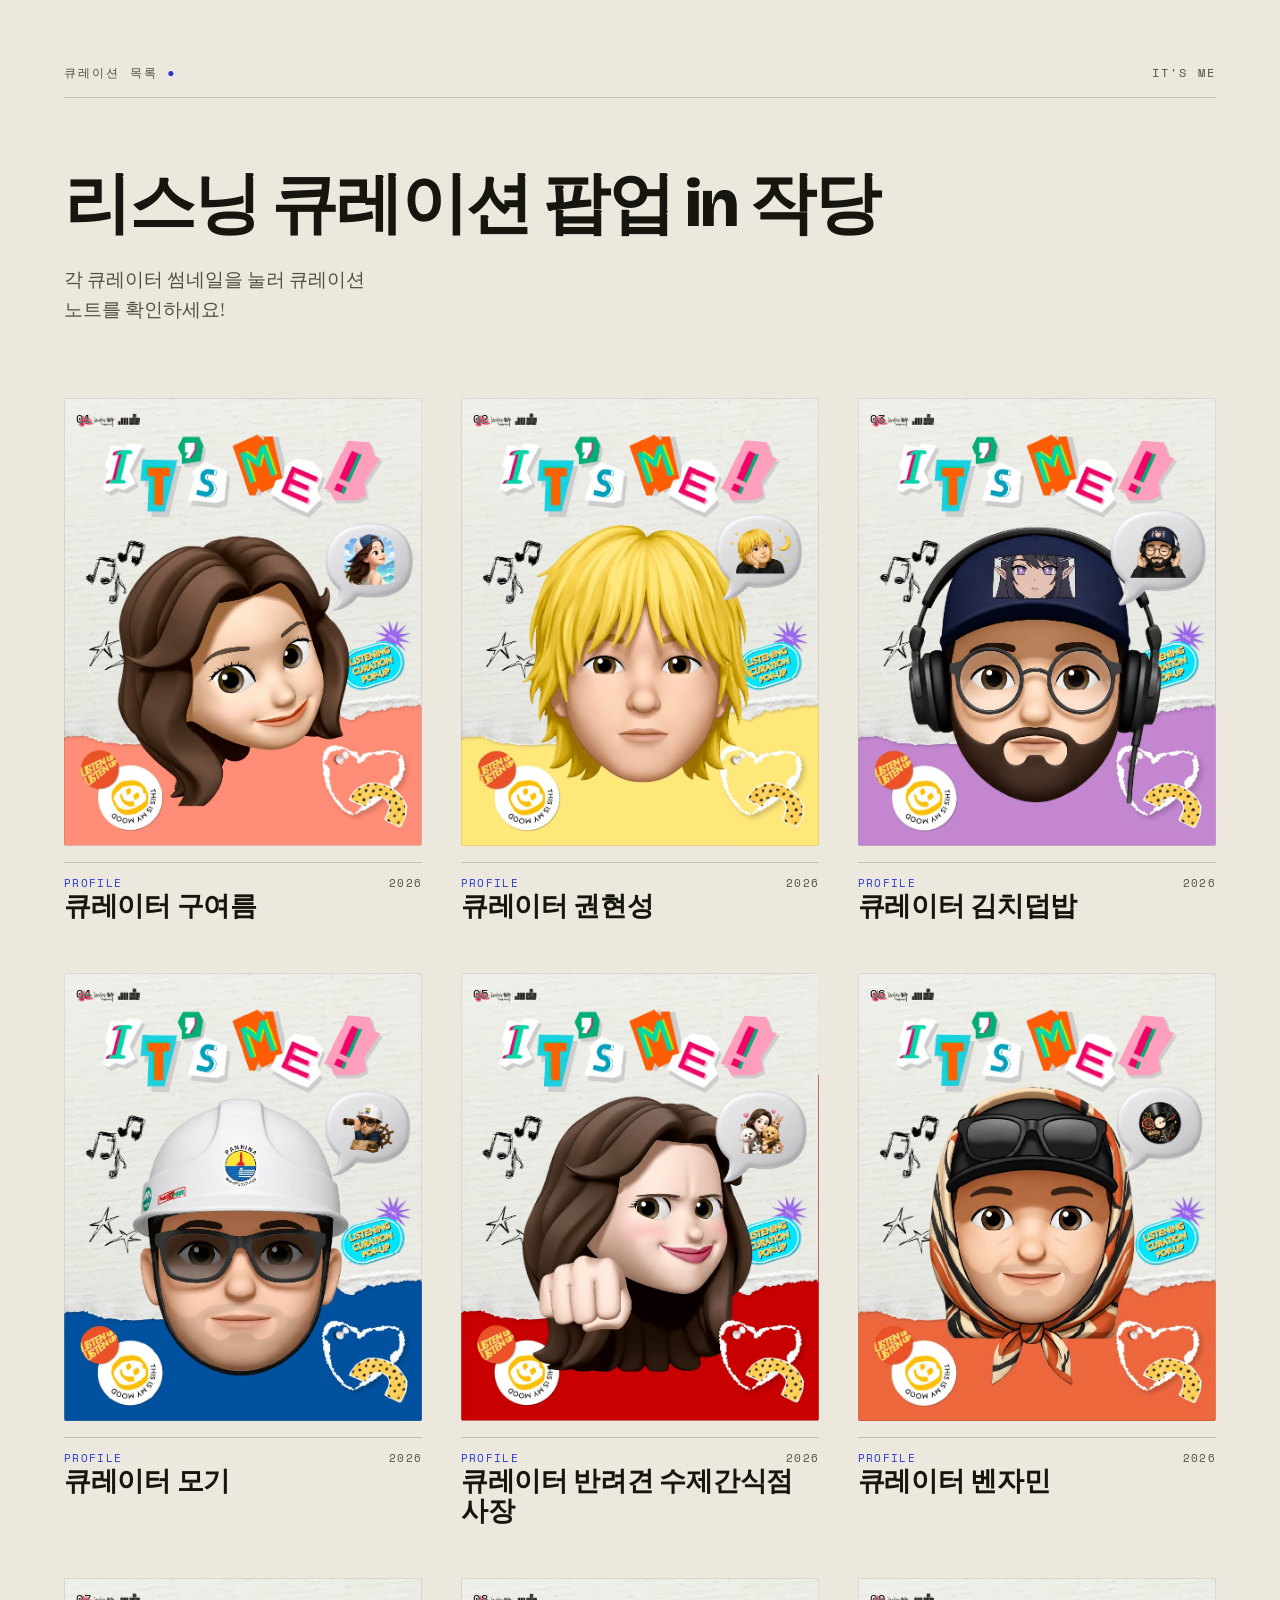
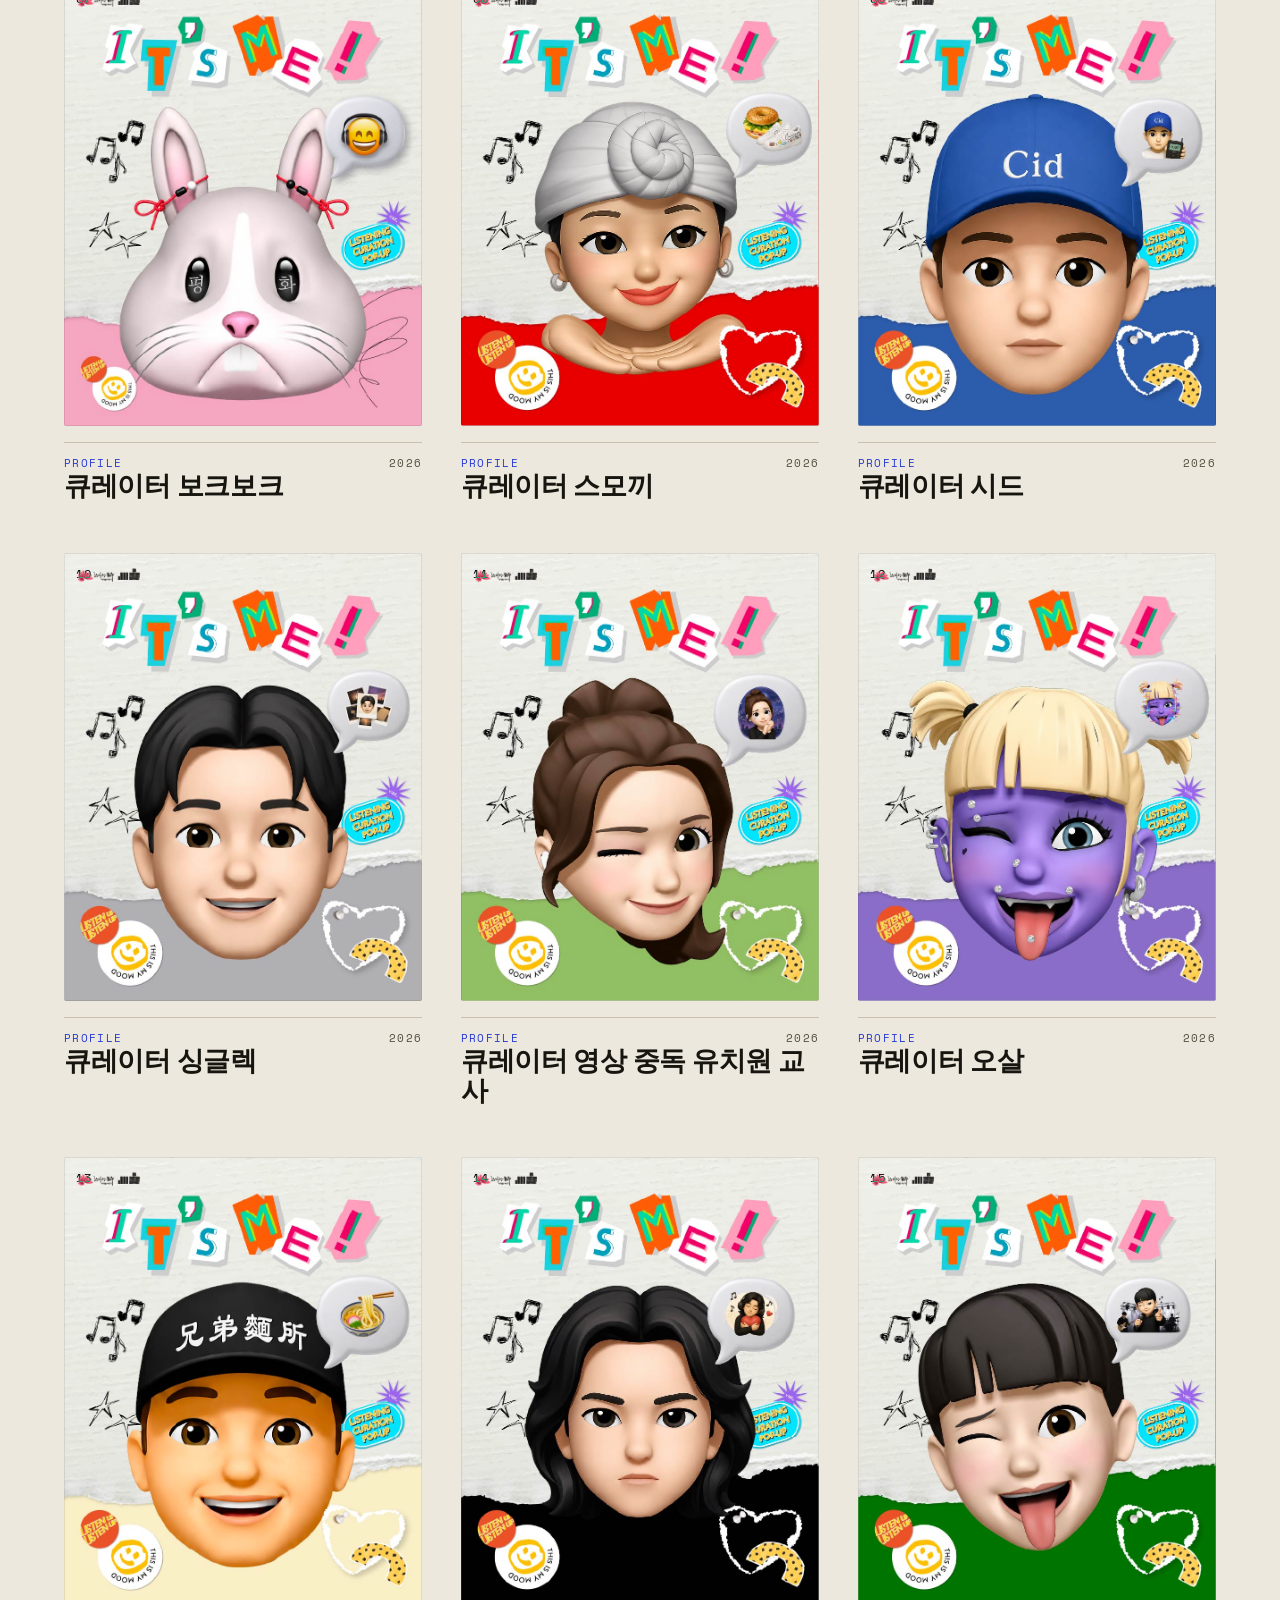
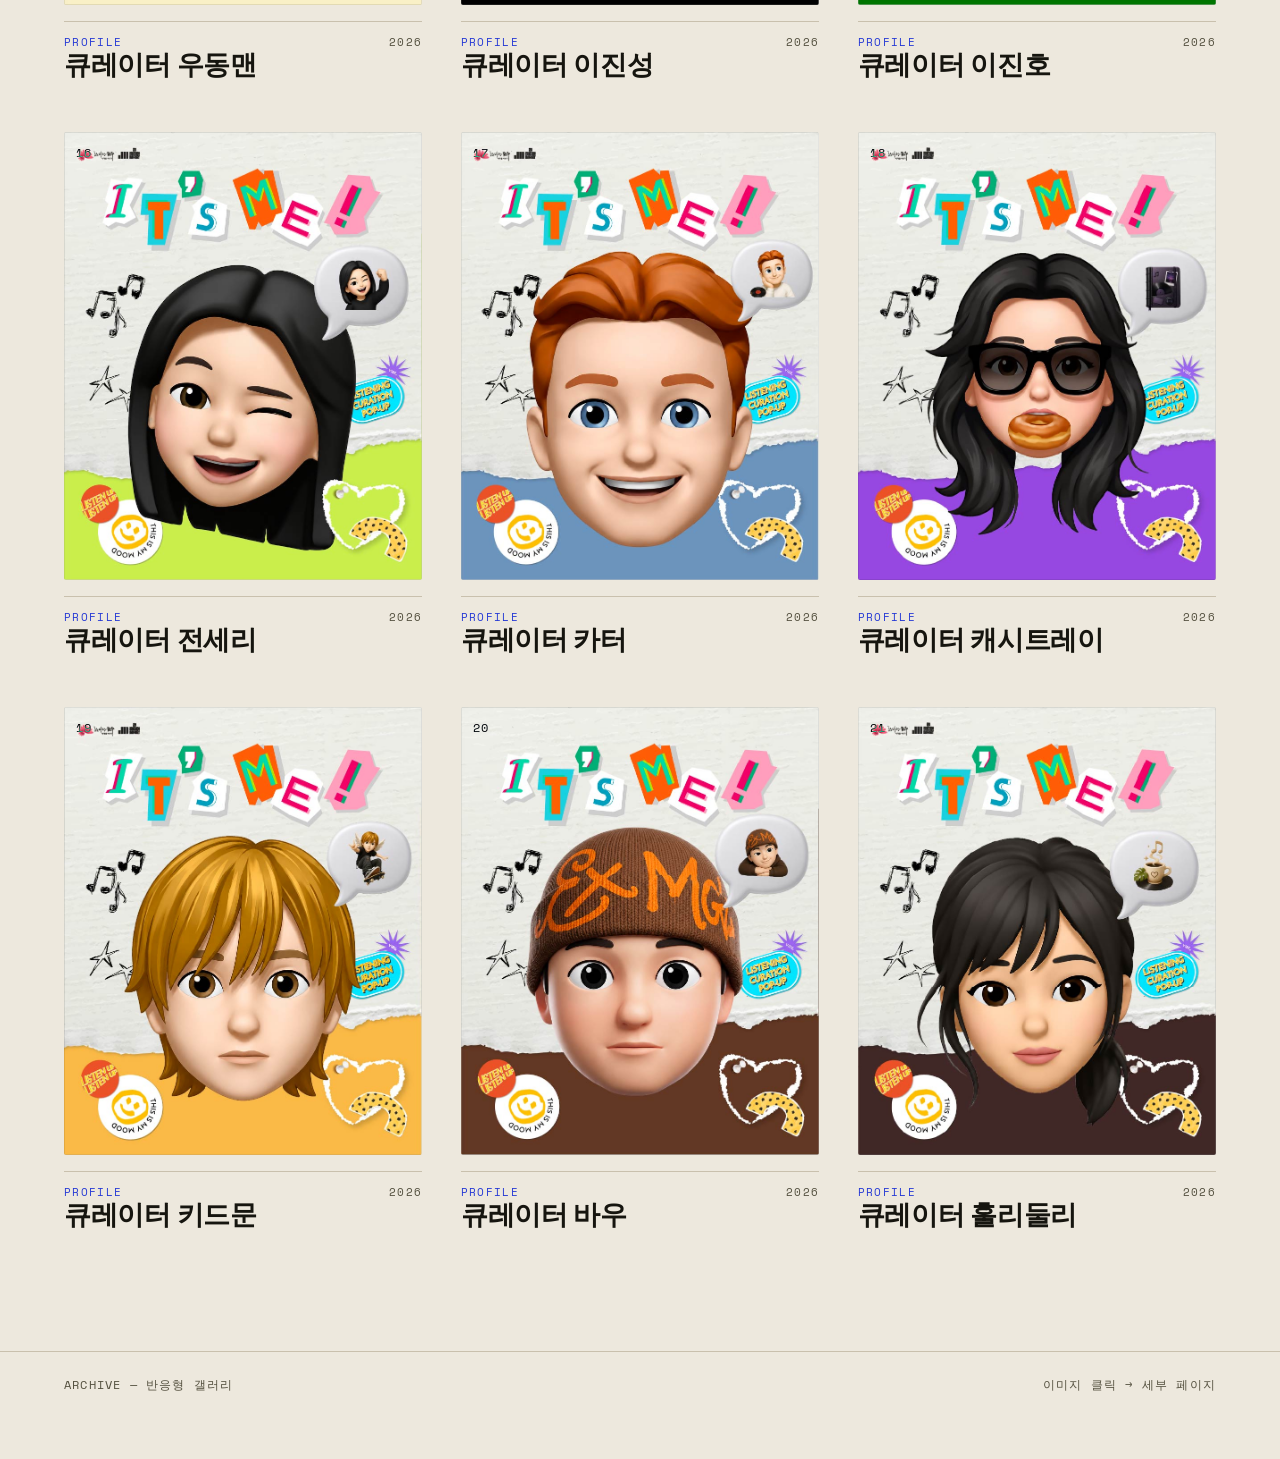
<file: index.html>
<!DOCTYPE html>
<html lang="ko">
<head>
<meta charset="UTF-8" />
<meta name="viewport" content="width=device-width, initial-scale=1.0" />
<title>리스닝 큐레이션 팝업 in 작당</title>

<link rel="preconnect" href="https://fonts.googleapis.com">
<link rel="preconnect" href="https://fonts.gstatic.com" crossorigin>
<link href="https://fonts.googleapis.com/css2?family=Bricolage+Grotesque:opsz,wght@12..96,400;12..96,600;12..96,800&family=Newsreader:ital,opsz,wght@0,6..72,400;0,6..72,500;1,6..72,400&family=Space+Mono:wght@400;700&display=swap" rel="stylesheet">

<link rel="stylesheet" href="styles.css">
</head>
<body>

  <header class="masthead">
    <div class="eyebrow">
      <span>큐레이션 목록<span class="dot"> ●</span></span>
      <span>It's Me</span>
    </div>
    <div class="title-block">
      <h1 class="project-name">리스닝 큐레이션 팝업 in 작당</h1>
      <p class="lede">
        각 큐레이터 썸네일을 눌러 큐레이션<br>
        노트를 확인하세요!
      </p>
    </div>
  </header>

  <main class="gallery" id="gallery" aria-label="콘텐츠 목록"></main>

  <footer class="colophon">
    <span>ARCHIVE — 반응형 갤러리</span>
    <span>이미지 클릭 → 세부 페이지</span>
  </footer>

<script src="data.js"></script>
<script>
  const gallery = document.getElementById('gallery');

  ITEMS.forEach((item, i) => {
    const card = document.createElement('a');
    card.className = 'card';
    card.href = `post.html?id=${i}`;
    card.setAttribute('aria-label', `${item.title} — 자세히 보기`);
    card.innerHTML = `
      <div class="cover">
        <div class="art" style="${coverStyle(item, 'thumb')}"></div>
        <span class="idx">${pad(i)}</span>
        <span class="view">자세히 보기</span>
      </div>
      <div>
        <div class="meta-row"><span class="tag">${item.tag}</span><span>${item.meta}</span></div>
        <h2><span class="h2-underline">${item.title}</span></h2>
      </div>`;
    gallery.appendChild(card);
  });
</script>
</body>
</html>
</file>
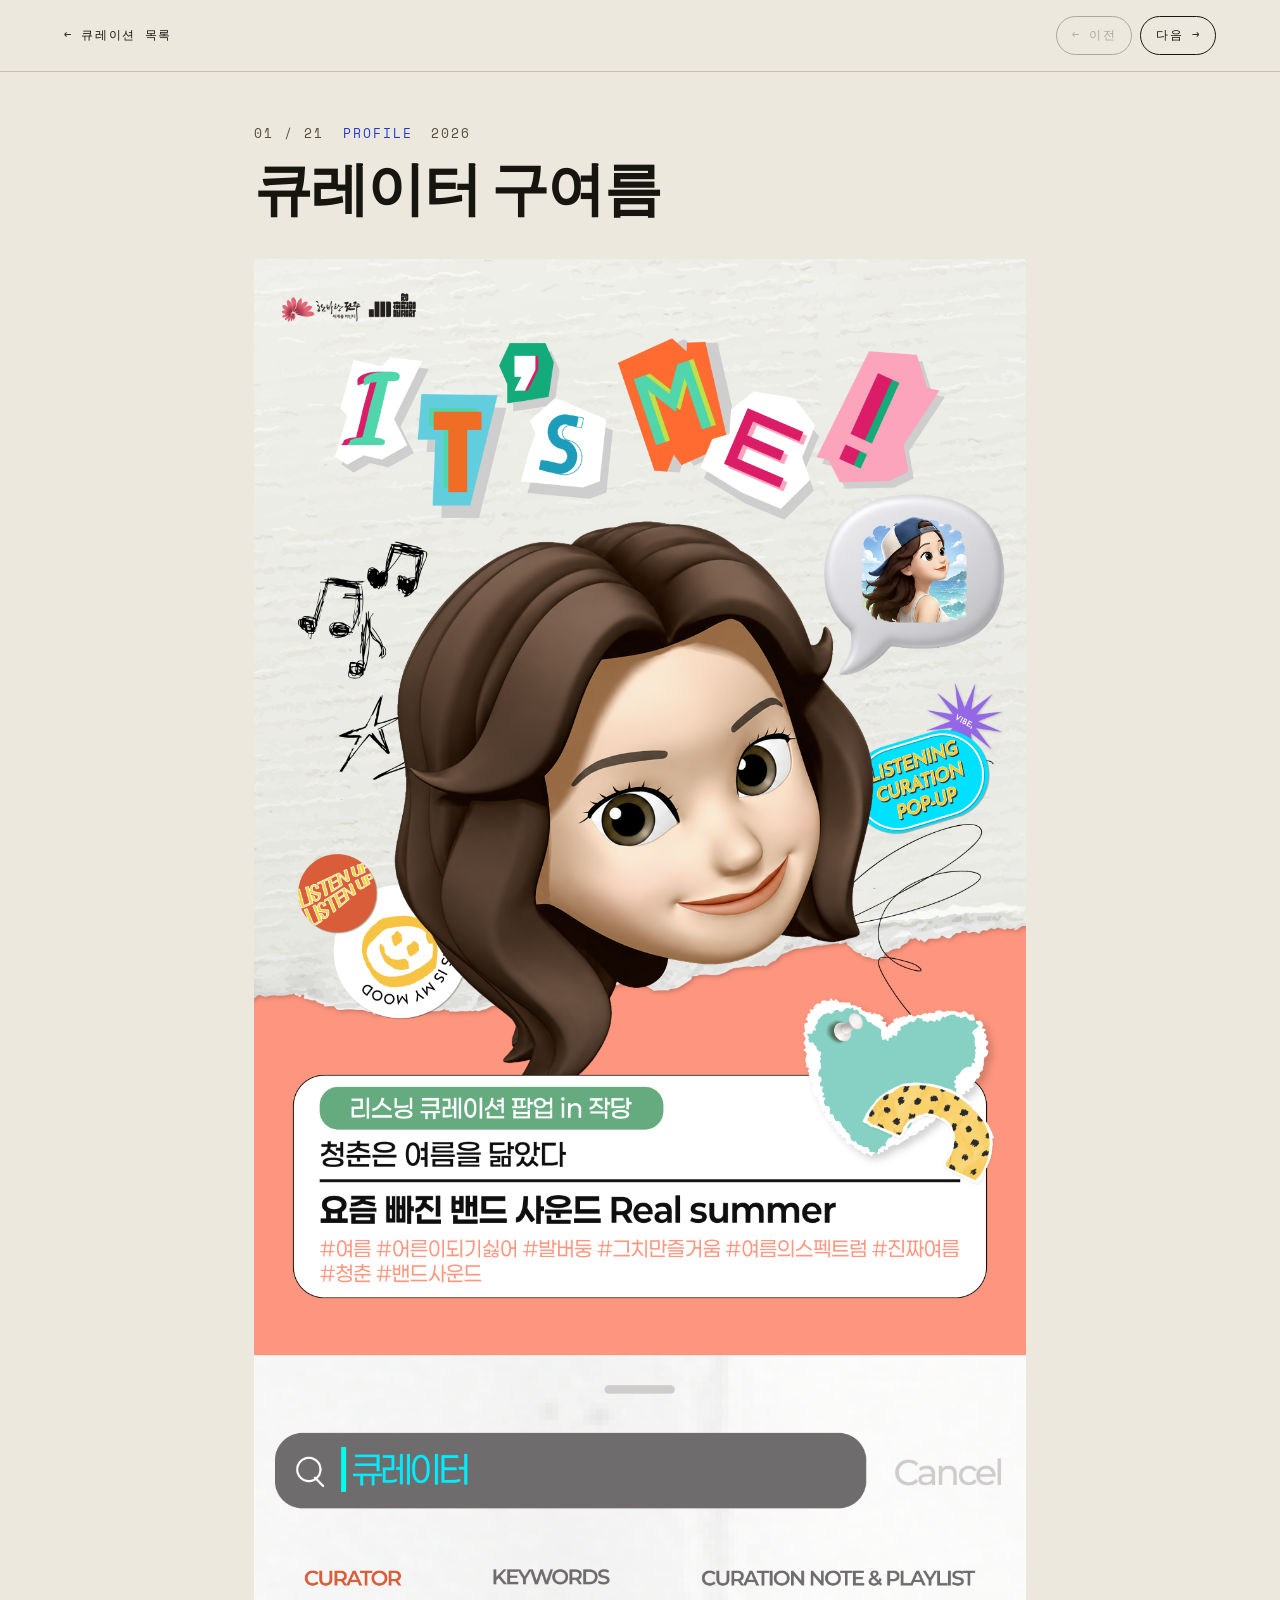
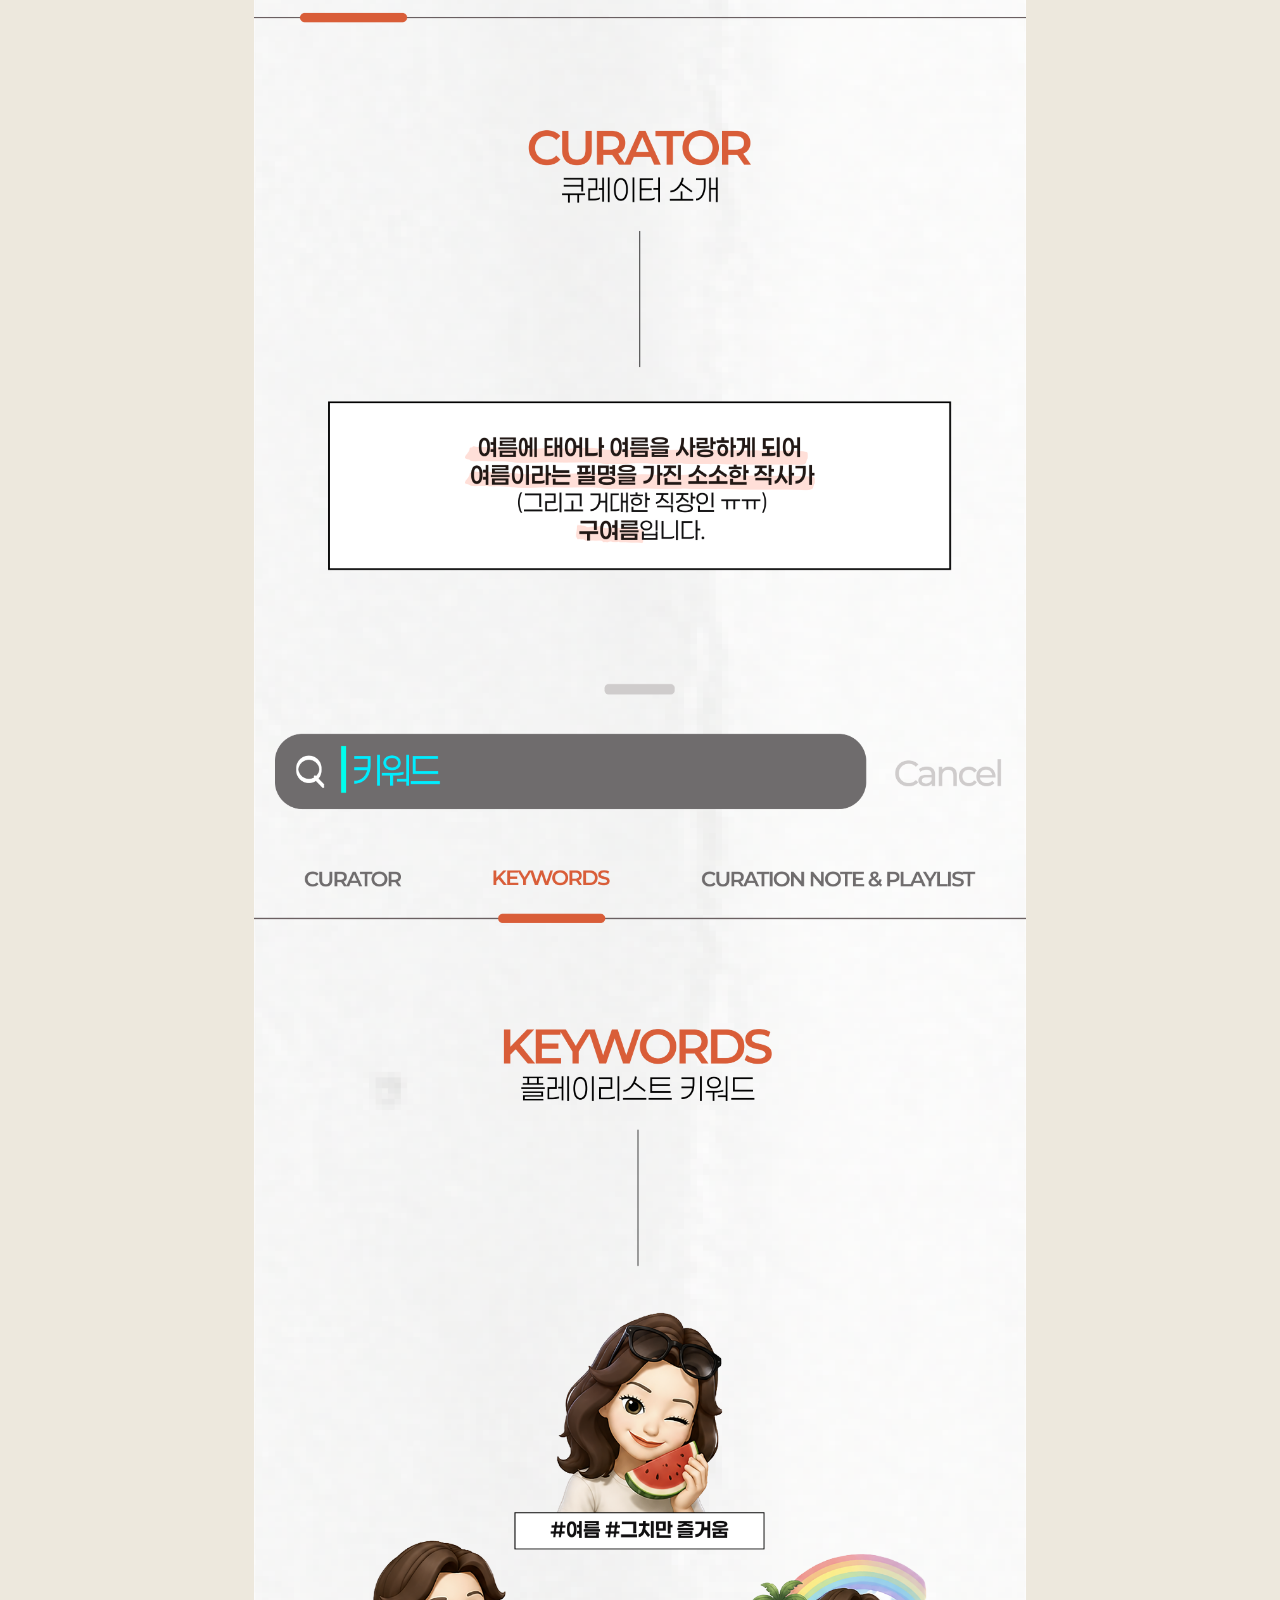
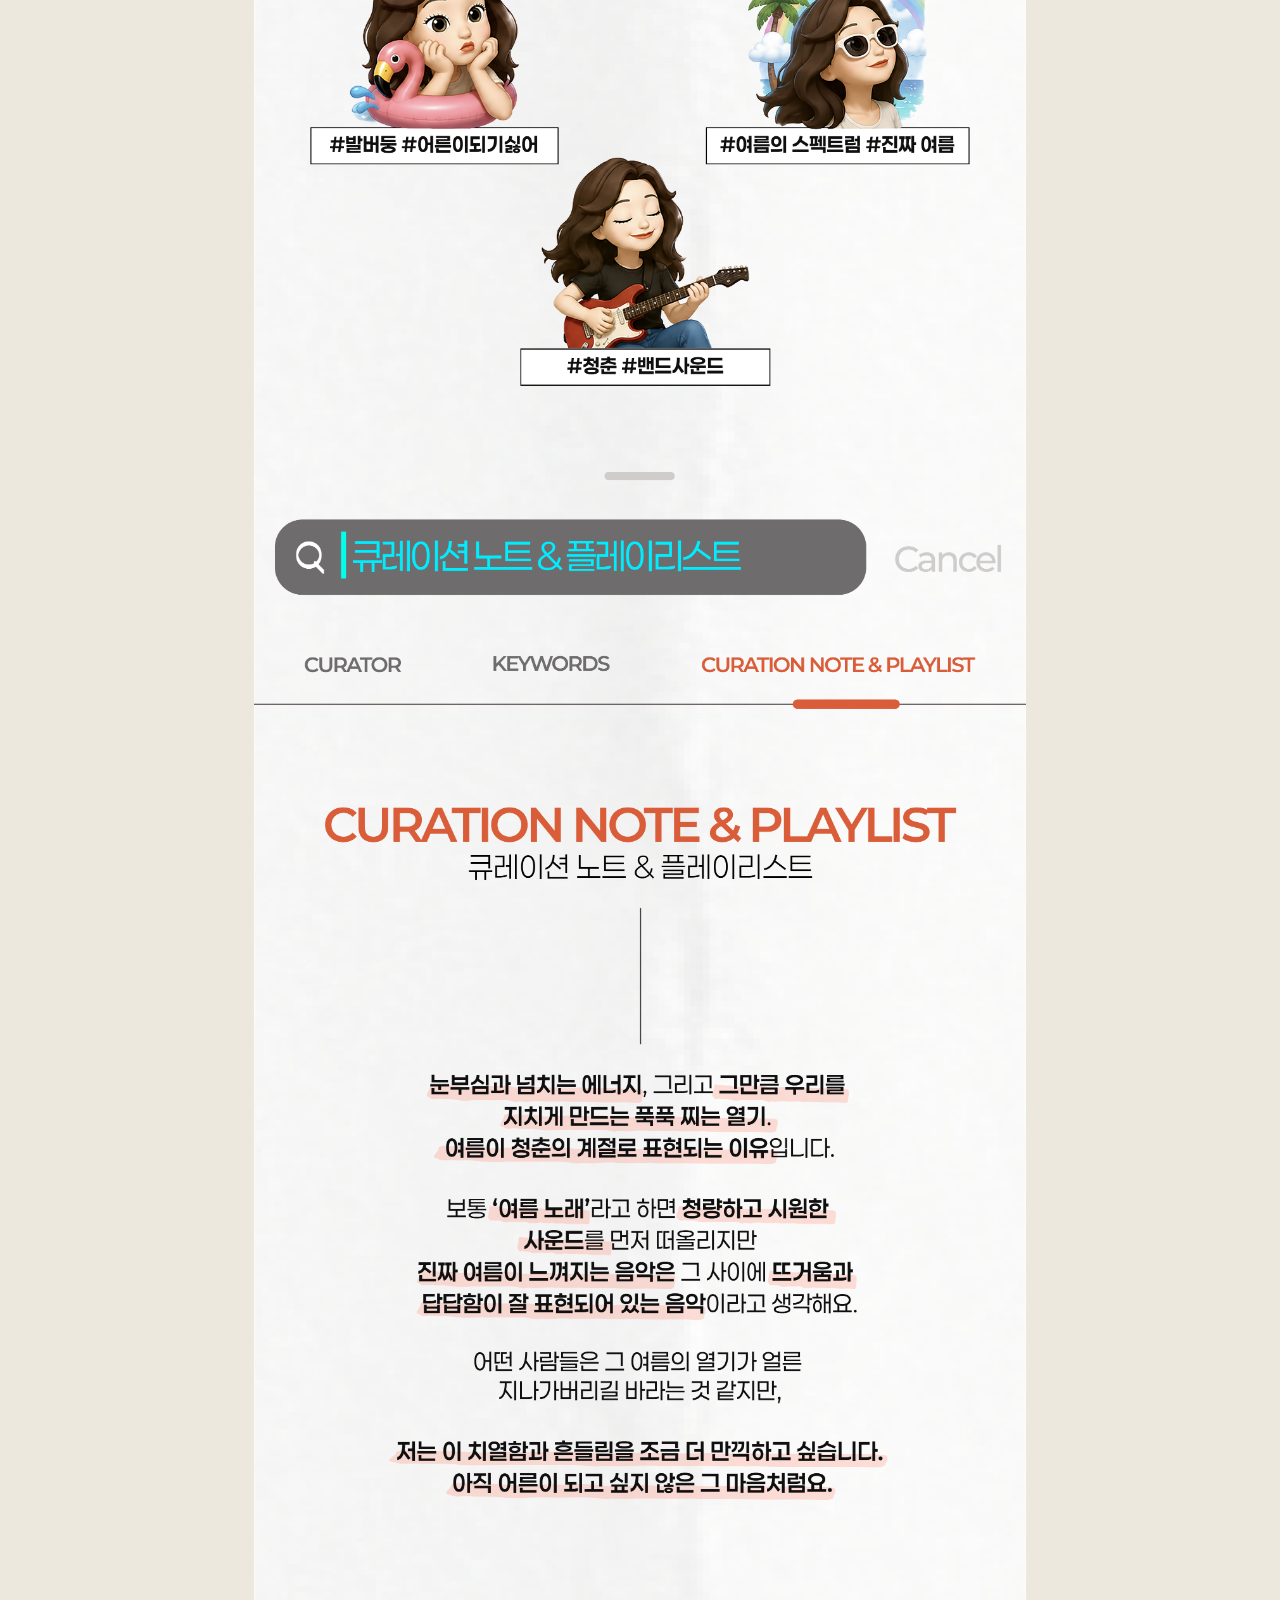
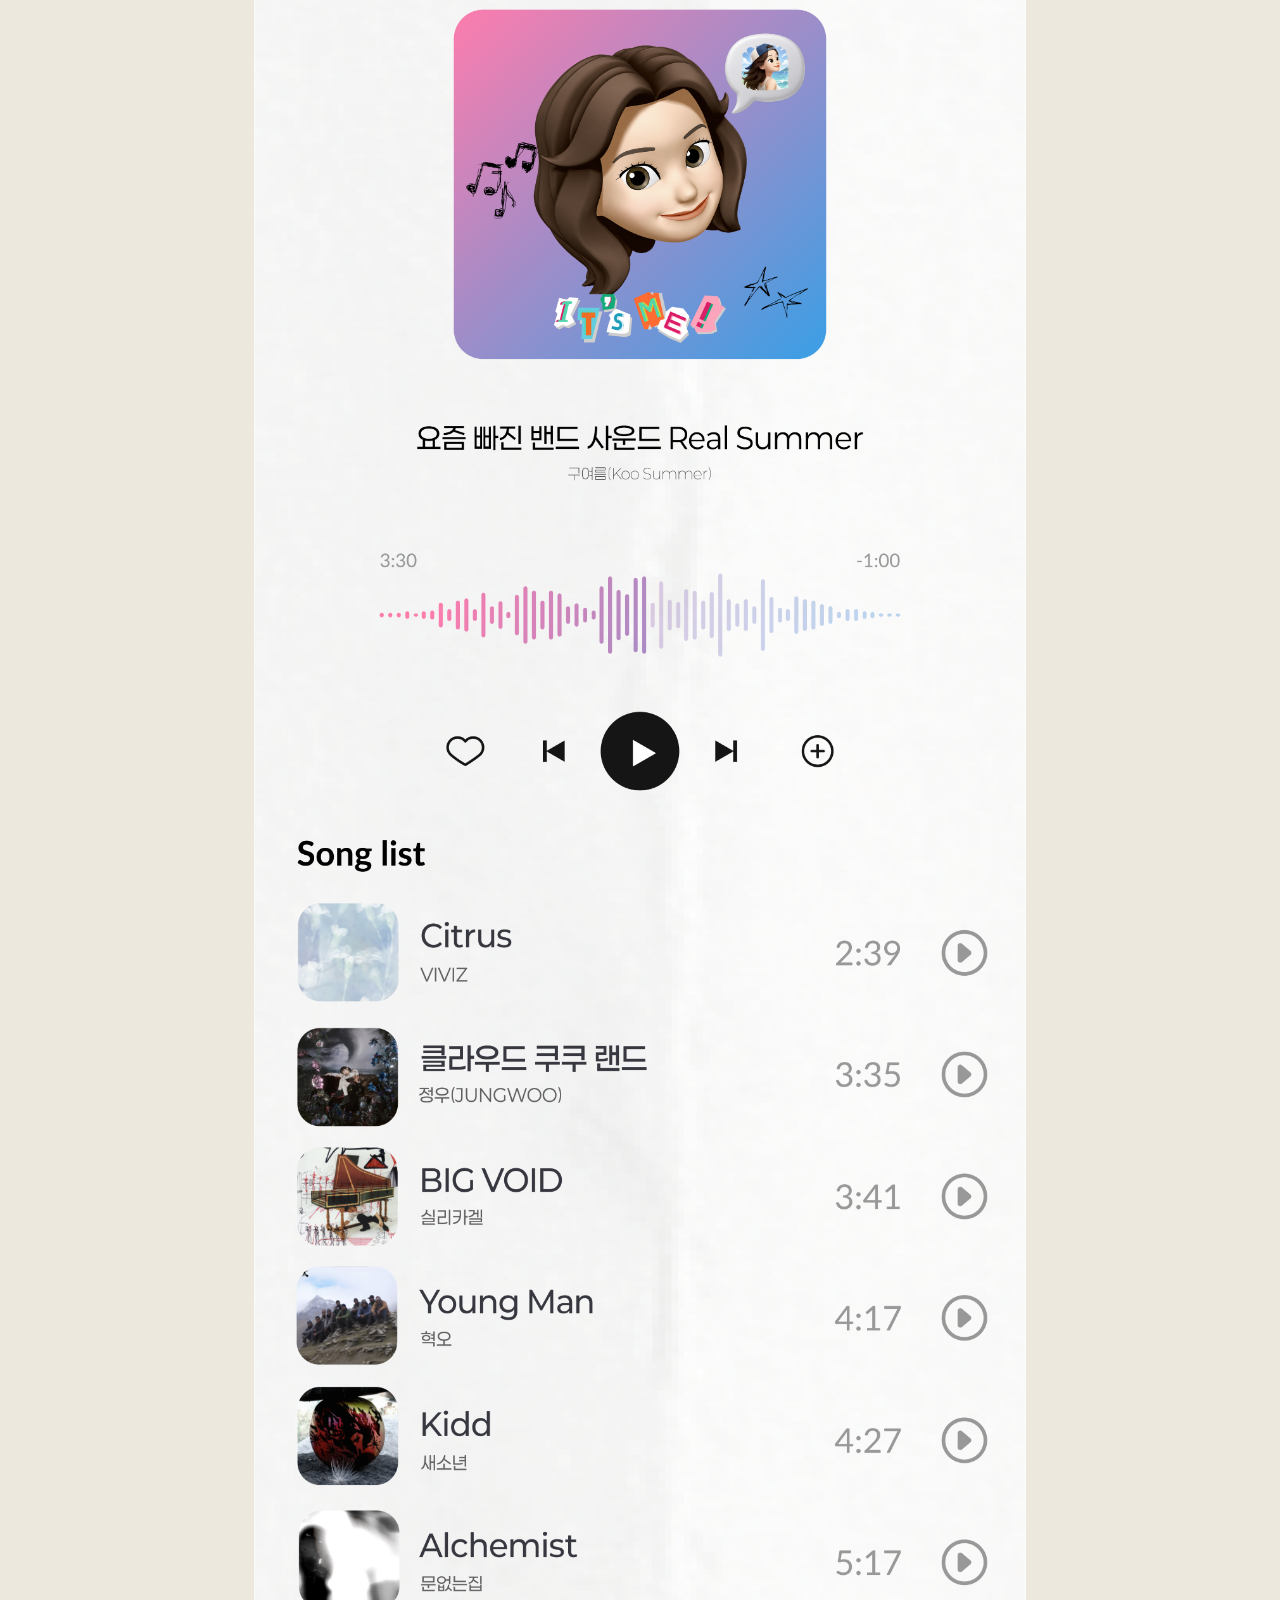
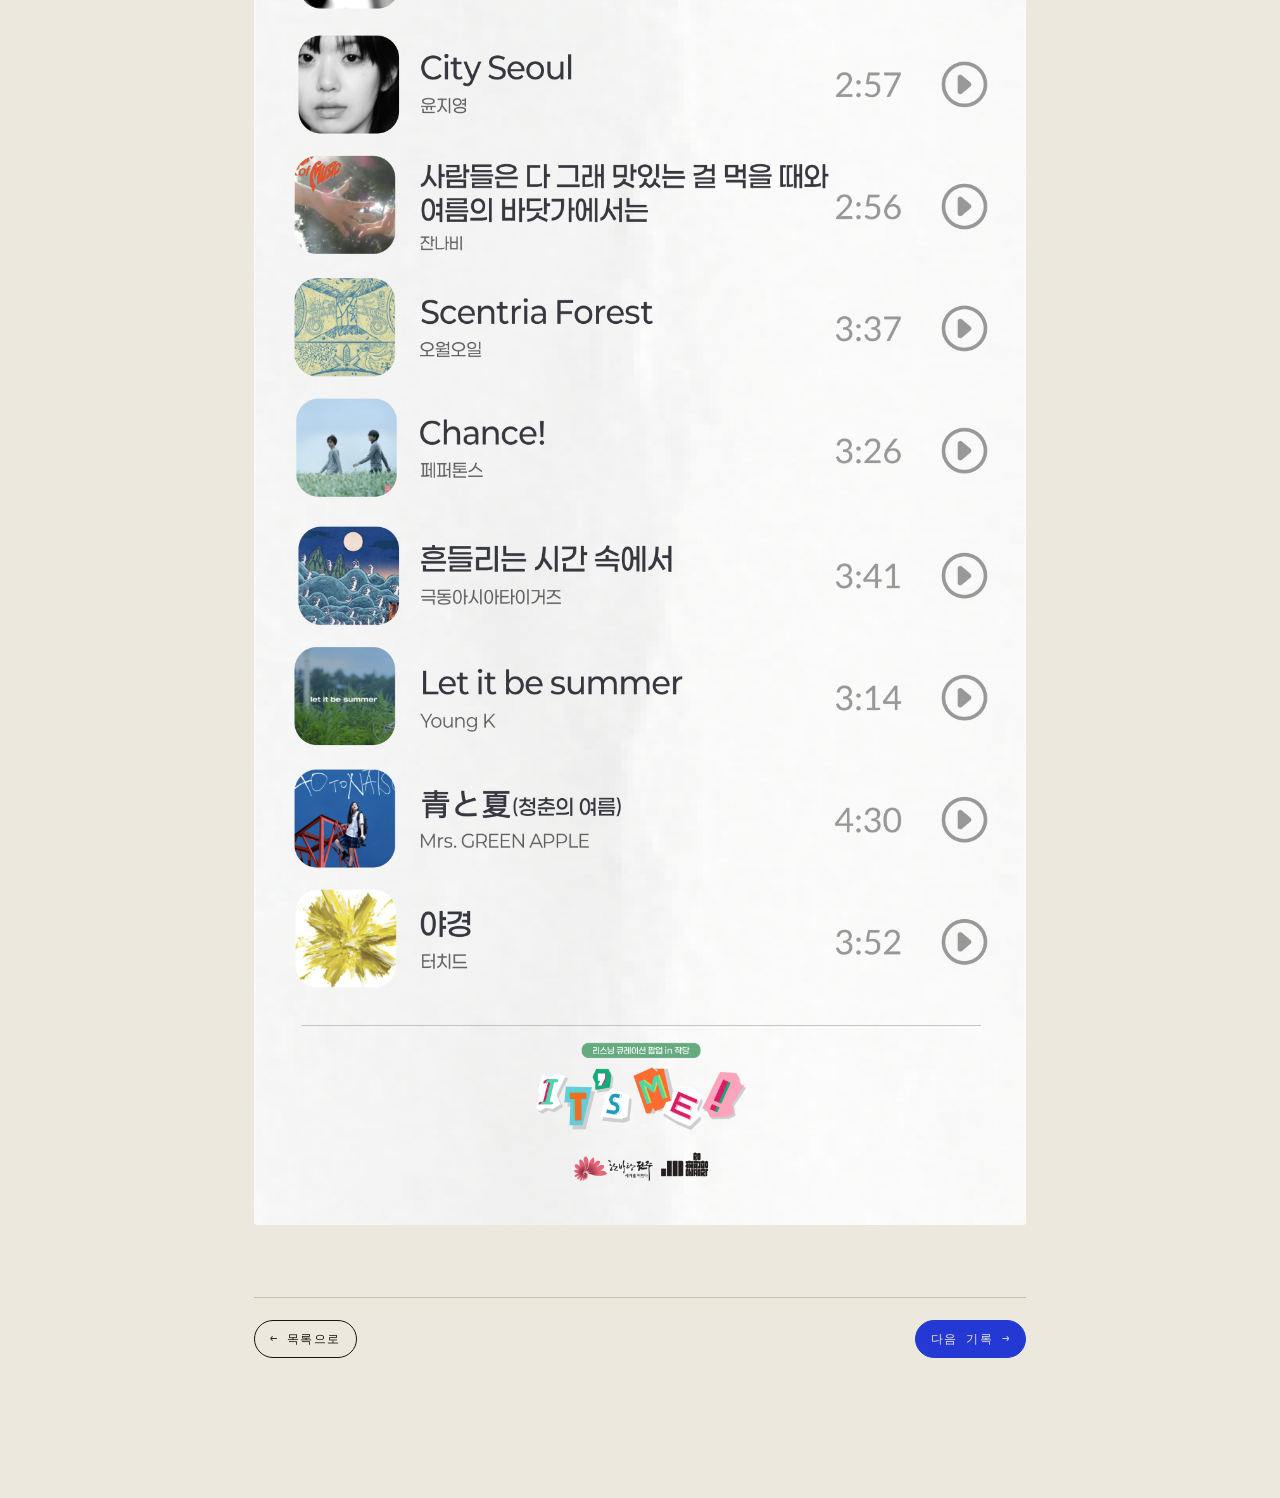
<file: post.html>
<!DOCTYPE html>
<html lang="ko">
<head>
<meta charset="UTF-8" />
<meta name="viewport" content="width=device-width, initial-scale=1.0" />
<title>큐레이션 — 세부 페이지</title>

<link rel="preconnect" href="https://fonts.googleapis.com">
<link rel="preconnect" href="https://fonts.gstatic.com" crossorigin>
<link href="https://fonts.googleapis.com/css2?family=Bricolage+Grotesque:opsz,wght@12..96,400;12..96,600;12..96,800&family=Newsreader:ital,opsz,wght@0,6..72,400;0,6..72,500;1,6..72,400&family=Space+Mono:wght@400;700&display=swap" rel="stylesheet">

<link rel="stylesheet" href="styles.css">
</head>
<body>

  <div class="detail-bar">
    <a class="crumb" href="index.html">← 큐레이션 목록</a>
    <div class="detail-nav">
      <a class="btn" id="prev" href="#">← 이전</a>
      <a class="btn" id="next" href="#">다음 →</a>
    </div>
  </div>

  <main class="post" id="post">
    <div class="detail-index">
      <span id="d-idx">01</span>
      <span class="tag" id="d-tag">CATEGORY</span>
      <span id="d-meta">META</span>
    </div>
    <h1 id="d-title">제목</h1>

    <!-- 긴 이미지가 잘리지 않고 통째로 들어가는 자리 -->
    <div class="post-media" id="d-media"></div>

    <div class="post-body" id="d-body"></div>

    <div class="post-foot">
      <a class="btn" href="index.html">← 목록으로</a>
      <a class="btn primary" id="foot-next" href="#">다음 기록 →</a>
    </div>
  </main>

<script src="data.js"></script>
<script>
  // 주소의 ?id=번호 를 읽어 어떤 글을 보여줄지 결정
  const params = new URLSearchParams(location.search);
  let id = parseInt(params.get('id'), 10);
  if (isNaN(id) || id < 0 || id >= ITEMS.length) id = 0;

  const item = ITEMS[id];

  document.getElementById('d-idx').textContent  = pad(id) + ' / ' + pad(ITEMS.length - 1);
  document.getElementById('d-tag').textContent  = item.tag;
  document.getElementById('d-meta').textContent = item.meta;
  document.getElementById('d-title').textContent = item.title;
  document.title = 'ARCHIVE — ' + item.title;

  // 이미지가 있으면 전체 높이로 통째로, 없으면 색상 커버(16:9)로 표시
  const media = document.getElementById('d-media');
  if (item.cover && item.cover.img) {
    const img = document.createElement('img');
    img.src = item.cover.img;
    img.alt = item.title;
    img.className = 'full-img';
    media.appendChild(img);
  } else {
    media.className = 'post-media gradient';
    media.style.cssText = coverStyle(item);
  }

  // 본문 (비어 있으면 아무것도 표시하지 않음)
  const body = document.getElementById('d-body');
  body.innerHTML = (item.body || []).map(p => `<p>${p}</p>`).join('');

  // 이전 / 다음 링크 연결
  const prev = document.getElementById('prev');
  const next = document.getElementById('next');
  const footNext = document.getElementById('foot-next');

  if (id > 0) { prev.href = `post.html?id=${id - 1}`; }
  else { prev.classList.add('is-disabled'); prev.removeAttribute('href'); }

  if (id < ITEMS.length - 1) {
    next.href = `post.html?id=${id + 1}`;
    footNext.href = `post.html?id=${id + 1}`;
  } else {
    next.classList.add('is-disabled'); next.removeAttribute('href');
    footNext.style.display = 'none';
  }

  // 키보드 좌우 화살표로 이동
  document.addEventListener('keydown', e => {
    if (e.key === 'ArrowLeft' && id > 0) location.href = `post.html?id=${id - 1}`;
    if (e.key === 'ArrowRight' && id < ITEMS.length - 1) location.href = `post.html?id=${id + 1}`;
  });
</script>
</body>
</html>
</file>
<file: styles.css>
:root{
    --paper:#EDE8DD;
    --paper-2:#E4DDCE;
    --ink:#16150F;
    --ink-soft:#54503F;
    --line:#C9C0AD;
    --cobalt:#2438D4;
    --cobalt-deep:#1A28A0;

    --display:"Bricolage Grotesque", sans-serif;
    --serif:"Newsreader", Georgia, serif;
    --mono:"Space Mono", monospace;

    --pad:clamp(20px, 5vw, 64px);
    --ease:cubic-bezier(.22,.61,.36,1);
  }

  *{box-sizing:border-box;}
  html{-webkit-text-size-adjust:100%;}
  body{
    margin:0;
    background:var(--paper);
    color:var(--ink);
    font-family:var(--serif);
    line-height:1.55;
    -webkit-font-smoothing:antialiased;
    overflow-x:hidden;
  }
  a{color:inherit;}
  img{display:block;max-width:100%;}
  ::selection{background:var(--cobalt);color:var(--paper);}

  /* ---------- Header ---------- */
  .masthead{
    padding:var(--pad) var(--pad) 0;
    max-width:1400px;
    margin:0 auto;
  }
  .eyebrow{
    font-family:var(--mono);
    font-size:12px;
    letter-spacing:.18em;
    text-transform:uppercase;
    color:var(--ink-soft);
    display:flex;
    justify-content:space-between;
    gap:16px;
    flex-wrap:wrap;
    border-bottom:1px solid var(--line);
    padding-bottom:14px;
  }
  .eyebrow .dot{color:var(--cobalt);}

  .title-block{
    padding:clamp(28px,7vw,72px) 0 clamp(24px,4vw,44px);
    display:grid;
    grid-template-columns:1fr;
    gap:clamp(16px,3vw,28px);
    align-items:end;
  }
  .project-name{
    font-family:var(--display);
    font-weight:800;
    font-size:clamp(20px,5.2vw,80px);
    line-height:1.05;
    letter-spacing:-.03em;
    margin:0;
    white-space:nowrap;
  }
  .project-name .accent{
    color:var(--cobalt);
    font-style:normal;
  }
  .lede{
    font-size:clamp(16px,2vw,19px);
    max-width:42ch;
    color:var(--ink-soft);
    margin:0;
  }
  .lede em{color:var(--ink);font-style:italic;}

  /* ---------- Gallery ---------- */
  .gallery{
    max-width:1400px;
    margin:0 auto;
    padding:clamp(10px,3vw,28px) var(--pad) clamp(60px,10vw,120px);
    display:grid;
    gap:clamp(28px,4vw,52px) clamp(20px,3vw,40px);
    grid-template-columns:1fr;
  }
  @media(min-width:600px){ .gallery{grid-template-columns:repeat(2,1fr);} }
  @media(min-width:1000px){ .gallery{grid-template-columns:repeat(3,1fr);} }

  .card{
    appearance:none;
    border:none;
    background:none;
    padding:0;
    margin:0;
    text-align:left;
    cursor:pointer;
    font-family:inherit;
    color:inherit;
    display:flex;
    flex-direction:column;
    gap:16px;
  }
  .card .cover{
    position:relative;
    aspect-ratio:4/5;
    overflow:hidden;
    border-radius:2px;
    background:var(--paper-2);
    isolation:isolate;
  }
  .card .cover .art{
    position:absolute;
    inset:0;
    width:100%;
    height:100%;
    object-fit:cover;
    transition:transform .7s var(--ease), filter .5s var(--ease);
    filter:saturate(1.02);
  }
  .card .cover::after{
    content:"";
    position:absolute;
    inset:0;
    box-shadow:inset 0 0 0 1px rgba(22,21,15,.10);
    z-index:2;
    pointer-events:none;
  }
  .card .idx{
    position:absolute;
    z-index:3;
    top:12px;
    left:12px;
    font-family:var(--mono);
    font-size:12px;
    letter-spacing:.1em;
    color:var(--paper);
    mix-blend-mode:difference;
  }
  .card .view{
    position:absolute;
    z-index:3;
    bottom:12px;
    right:12px;
    font-family:var(--mono);
    font-size:11px;
    letter-spacing:.14em;
    text-transform:uppercase;
    color:var(--paper);
    background:var(--cobalt);
    padding:7px 11px;
    border-radius:100px;
    opacity:0;
    transform:translateY(6px);
    transition:opacity .35s var(--ease), transform .35s var(--ease);
  }
  .card .meta-row{
    display:flex;
    justify-content:space-between;
    align-items:baseline;
    gap:12px;
    font-family:var(--mono);
    font-size:11px;
    letter-spacing:.12em;
    text-transform:uppercase;
    color:var(--ink-soft);
    border-top:1px solid var(--line);
    padding-top:12px;
  }
  .card .tag{color:var(--cobalt);}
  .card h2{
    font-family:var(--display);
    font-weight:600;
    font-size:clamp(21px,2.4vw,27px);
    line-height:1.1;
    letter-spacing:-.01em;
    margin:0;
    max-width:22ch;
  }
  .card .h2-underline{
    display:inline;
    background-image:linear-gradient(var(--cobalt),var(--cobalt));
    background-size:0% 2px;
    background-position:0 100%;
    background-repeat:no-repeat;
    transition:background-size .4s var(--ease);
    padding-bottom:2px;
  }

  @media(hover:hover){
    .card:hover .cover .art{transform:scale(1.05);}
    .card:hover .view{opacity:1;transform:translateY(0);}
    .card:hover .h2-underline{background-size:100% 2px;}
  }
  .card:focus-visible{outline:none;}
  .card:focus-visible .cover{box-shadow:0 0 0 3px var(--paper),0 0 0 6px var(--cobalt);}

  /* ---------- Detail overlay ---------- */
  .detail{
    position:fixed;
    inset:0;
    z-index:100;
    background:var(--paper);
    transform:translateY(100%);
    transition:transform .55s var(--ease);
    overflow-y:auto;
    overscroll-behavior:contain;
    visibility:hidden;
  }
  .detail.open{transform:translateY(0);visibility:visible;}

  .detail-bar{
    position:sticky;
    top:0;
    z-index:5;
    background:color-mix(in srgb, var(--paper) 82%, transparent);
    backdrop-filter:blur(8px);
    display:flex;
    justify-content:space-between;
    align-items:center;
    gap:16px;
    padding:16px var(--pad);
    border-bottom:1px solid var(--line);
    font-family:var(--mono);
    font-size:12px;
    letter-spacing:.14em;
    text-transform:uppercase;
  }
  .detail-bar .crumb .dot{color:var(--cobalt);}
  .detail-nav{display:flex;gap:8px;}
  .btn{
    appearance:none;
    font-family:var(--mono);
    font-size:12px;
    letter-spacing:.12em;
    text-transform:uppercase;
    border:1px solid var(--ink);
    background:none;
    color:var(--ink);
    padding:9px 15px;
    border-radius:100px;
    cursor:pointer;
    transition:background .25s var(--ease),color .25s var(--ease),opacity .2s;
  }
  .btn:hover{background:var(--ink);color:var(--paper);}
  .btn.primary{border-color:var(--cobalt);background:var(--cobalt);color:var(--paper);}
  .btn.primary:hover{background:var(--cobalt-deep);border-color:var(--cobalt-deep);}
  .btn:disabled{opacity:.3;cursor:default;}
  .btn:disabled:hover{background:none;color:var(--ink);}
  .btn:focus-visible{outline:2px solid var(--cobalt);outline-offset:2px;}

  .detail-inner{
    max-width:1100px;
    margin:0 auto;
    padding:clamp(28px,5vw,72px) var(--pad) clamp(80px,12vw,140px);
  }
  .detail-hero{
    aspect-ratio:16/9;
    overflow:hidden;
    border-radius:2px;
    box-shadow:inset 0 0 0 1px rgba(22,21,15,.10);
    margin-bottom:clamp(28px,4vw,48px);
  }
  .detail-hero .art{width:100%;height:100%;object-fit:cover;}
  .detail-index{
    font-family:var(--mono);
    font-size:13px;
    letter-spacing:.16em;
    text-transform:uppercase;
    color:var(--ink-soft);
    display:flex;
    gap:18px;
    flex-wrap:wrap;
    margin-bottom:18px;
  }
  .detail-index .tag{color:var(--cobalt);}
  .detail h1{
    font-family:var(--display);
    font-weight:800;
    font-size:clamp(34px,6vw,68px);
    line-height:.98;
    letter-spacing:-.025em;
    margin:0 0 clamp(28px,4vw,44px);
    max-width:18ch;
  }
  .detail-body{
    max-width:64ch;
    font-size:clamp(17px,1.6vw,20px);
    line-height:1.7;
  }
  .detail-body p{margin:0 0 1.35em;}
  .detail-body p:first-of-type::first-letter{
    font-family:var(--display);
    font-weight:800;
    font-size:3.4em;
    line-height:.8;
    float:left;
    padding:6px 12px 0 0;
    color:var(--cobalt);
  }
  .detail-foot{
    margin-top:clamp(40px,6vw,72px);
    padding-top:22px;
    border-top:1px solid var(--line);
    display:flex;
    justify-content:space-between;
    gap:16px;
    flex-wrap:wrap;
  }

  /* footer */
  .colophon{
    max-width:1400px;
    margin:0 auto;
    padding:0 var(--pad) clamp(40px,6vw,64px);
    border-top:1px solid var(--line);
    padding-top:24px;
    font-family:var(--mono);
    font-size:12px;
    letter-spacing:.1em;
    text-transform:uppercase;
    color:var(--ink-soft);
    display:flex;
    justify-content:space-between;
    gap:16px;
    flex-wrap:wrap;
  }

  body.locked{overflow:hidden;}

  @media (prefers-reduced-motion:reduce){
    *{transition:none !important;}
    .detail{transition:none !important;}
  }

  /* ================= 링크형 구조 추가 스타일 ================= */

  /* 카드가 <a> 링크로 바뀜 */
  .card{ text-decoration:none; }

  /* 버튼이 <a> 링크로도 쓰임 */
  .btn{ display:inline-block; text-decoration:none; }
  .btn.is-disabled{ opacity:.3; pointer-events:none; }

  /* 상단 바의 목록 링크 */
  .detail-bar .crumb{ text-decoration:none; color:var(--ink); }
  .detail-bar .crumb:hover{ color:var(--cobalt); }

  /* ---------- 세부 페이지(post.html) ---------- */
  .post{
    max-width:900px;
    margin:0 auto;
    padding:clamp(24px,4vw,56px) var(--pad) clamp(80px,12vw,140px);
  }
  .post h1{
    font-family:var(--display);
    font-weight:800;
    font-size:clamp(30px,5vw,58px);
    line-height:1;
    letter-spacing:-.025em;
    margin:0 0 clamp(24px,4vw,40px);
    max-width:20ch;
  }
  .post-media{ margin:0 0 clamp(28px,4vw,44px); }

  /* 세로로 긴 이미지를 잘리지 않고 통째로 표시 */
  .post-media .full-img{
    width:100%;
    height:auto;
    display:block;
    border-radius:2px;
    box-shadow:inset 0 0 0 1px rgba(22,21,15,.10);
  }
  /* 이미지가 없을 때의 색상 커버 */
  .post-media.gradient{
    aspect-ratio:16/9;
    border-radius:2px;
    box-shadow:inset 0 0 0 1px rgba(22,21,15,.10);
  }

  .post-body{
    max-width:64ch;
    font-size:clamp(17px,1.6vw,20px);
    line-height:1.7;
  }
  .post-body p{ margin:0 0 1.35em; }
  .post-body:empty{ display:none; }

  .post-foot{
    margin-top:clamp(40px,6vw,72px);
    padding-top:22px;
    border-top:1px solid var(--line);
    display:flex;
    justify-content:space-between;
    gap:16px;
    flex-wrap:wrap;
  }
</file>
